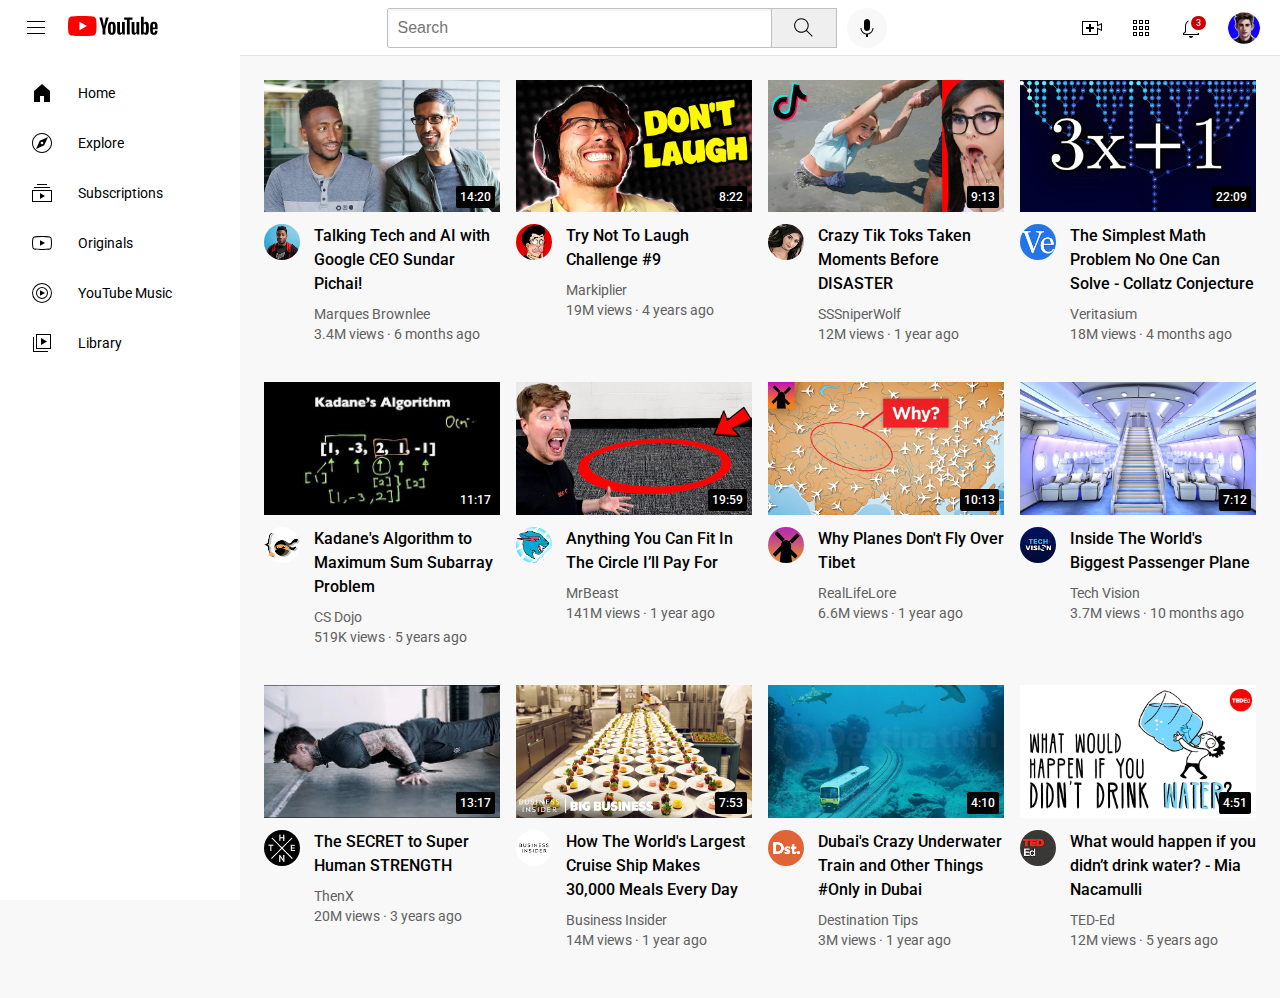
<file: index.html>
<!DOCTYPE html>
<!--This is a comment-->
<html>

<head>
  <title>YouTube.com Clone</title>

  <link rel="preconnect" href="https://fonts.googleapis.com">
  <link rel="preconnect" href="https://fonts.gstatic.com" crossorigin>
  <link href="https://fonts.googleapis.com/css2?family=Roboto:wght@400;500;700&display=swap" rel="stylesheet">
  <link rel="stylesheet" href="styles/general.css">
  <link rel="stylesheet" href="styles/header.css">
  <link rel="stylesheet" href="styles/video.css">
  <link rel="stylesheet" href="styles/sidebar.css">
</head>

<body>

  <header class="header">
    <div class="left-section">
      <img class="hamburger-menu" src="icons/hamburger-menu.svg">
      <img class="youtube-logo" src="icons/youtube-logo.svg">
    </div>

    <div class="middle-section">
      <input class="search-bar" type="text" placeholder="Search">
      <button class="search-button">
        <img class="search-icon" src="icons/search.svg">
        <div class="tooltip">Search</div>
      </button>
      <button class="voice-search-button"><img class="voice-search-icon" src="icons/voice-search-icon.svg">
        <div class="tooltip">Search with your voice</div>
      </button>
    </div>

    <div class="right-section">

      <div class="upload-icon-container">
        <img class="upload-icon" src="icons/upload.svg">
        <div class="tooltip">Create</div>
      </div>

      <div class="youtube-apps-container">
        <img class="youtube-apps-icon" src="icons/youtube-apps.svg">
        <div class="tooltip">YouTube apps</div>
      </div>

      <div class="notifications-icon-container">
        <img class="notifications-icon" src="icons/notifications.svg">
        <div class="notifications-count">3</div>
        <div class="tooltip">Notifications</div>
      </div>

      <img class="current-user-picture" src="channel-pictures/my-channel.jpg">
    </div>
  </header>

  <nav class="sidebar">
    <div class="sidebar-link">
      <img src="icons/home.svg">
      <div>Home</div>
    </div>
    <div class="sidebar-link">
      <img src="icons/explore.svg">
      <div>Explore</div>
    </div>
    <div class="sidebar-link">
      <img src="icons/subscriptions.svg">
      <div>Subscriptions</div>
    </div>
    <div class="sidebar-link">
      <img src="icons/originals.svg">
      <div>Originals</div>
    </div>
    <div class="sidebar-link">
      <img src="icons/youtube-music.svg">
      <div>YouTube Music</div>
    </div>
    <div class="sidebar-link">
      <img src="icons/library.svg">
      <div>Library</div>
    </div>
  </nav>

  <main>
    <section class="video-grid">
      <div class="video-preview">
        <div class="thumbnail-row">
          <a href="https://www.youtube.com/watch?v=n2RNcPRtAiY" target="_blank" class="video-title-link">
            <img class="thumbnail" src="thumbnails/thumbnail-1.webp">
            <div class="video-time">14:20</div>
          </a>
        </div>

        <div class="video-info-grid">
          <div class="channel-picture">
          <a href="https://www.youtube.com/@mkbhd" target="_blank">
            <img class="profile-picture" src="channel-pictures/channel-1.jpeg">
            <div class="thumbnail-tooltip">
              <div class="photo">
                <img class="fotka" src="channel-pictures/channel-1.jpeg">
              </div>
              <div class="right">
                <div class="name"> Marques Brownlee</div>
                <div class="subs">16.6M subscribers</div>
              </div>
            </div>
          </a>
          
         
          </div>
          <div class="video-info">
            <a href="https://www.youtube.com/watch?v=n2RNcPRtAiY" target="_blank" class="video-title-link">
              <p class="video-title">
                Talking Tech and AI with Google CEO Sundar Pichai!
              </p>
            </a>
            <p class="video-author">
              Marques Brownlee
            </p>
            <p class="video-stats">
              3.4M views &#183; 6 months ago
            </p>
          </div>
        </div>
      </div>

      <div class="video-preview">
        <div class="thumbnail-row">
          <a href="https://www.youtube.com/watch?v=mP0RAo9SKZk" target="_blank" class="video-title-link">
            <img class="thumbnail" src="thumbnails/thumbnail-2.webp">
          </a>
          <div class="video-time">8:22</div>
        </div>
        <div class="video-info-grid">
          <div class="channel-picture">
            <a href="https://www.youtube.com/@markiplier" target="_blank" class="video-title-link">
            <img class="profile-picture" src="channel-pictures/channel-2.jpeg">
            
            <div class="thumbnail-tooltip">
              <div class="photo">
                <img class="fotka" src="channel-pictures/channel-2.jpeg">
              </div>
              <div class="right">
                <div class="name"> Markiplier</div>
                <div class="subs">34.4M subscribers</div>
              </div>
            </div>

          </a>
          </div>
          <div class="video-info">
            <a href="https://www.youtube.com/watch?v=mP0RAo9SKZk" target="_blank" class="video-title-link">
              <p class="video-title">
                Try Not To Laugh Challenge #9
              </p>
            </a>
            <p class="video-author">
              Markiplier
            </p>
            <p class="video-stats">
              19M views &#183; 4 years ago
            </p>
          </div>
        </div>
      </div>

      <div class="video-preview">
        <div class="thumbnail-row">
          <a href="https://www.youtube.com/watch?v=FgjPQQeTh1w" target="_blank" class="video-title-link">
            <img class="thumbnail" src="thumbnails/thumbnail-3.webp">
          </a>
            <div class="video-time">9:13</div>
        </div>
        <div class="video-info-grid">
          <div class="channel-picture">
            <a href="https://www.youtube.com/@SSSniperWolf" target="_blank" class="video-title-link">
            <img class="profile-picture" src="channel-pictures/channel-3.jpeg">
            
            <div class="thumbnail-tooltip">
              <div class="photo">
                <img class="fotka" src="channel-pictures/channel-3.jpeg">
              </div>
              <div class="right">
                <div class="name"> SSSniperWolf</div>
                <div class="subs">33.3M subscribers</div>
              </div>
            </div>
            
          </a>
          </div>
          <div class="video-info">
            <a href="https://www.youtube.com/watch?v=FgjPQQeTh1w" target="_blank" class="video-title-link">
              <p class="video-title">
                Crazy Tik Toks Taken Moments Before DISASTER
              </p>
            </a>
            <p class="video-author">
              SSSniperWolf
            </p>
            <p class="video-stats">
              12M views &#183; 1 year ago
            </p>
          </div>
        </div>
      </div>

      <div class="video-preview">
        <div class="thumbnail-row">
          <a href="https://www.youtube.com/watch?v=094y1Z2wpJg" target="_blank" class="video-title-link">
            <img class="thumbnail" src="thumbnails/thumbnail-4.webp">
          </a>
            <div class="video-time">22:09</div>
        </div>
        <div class="video-info-grid">
          <div class="channel-picture">
            <a href="https://www.youtube.com/@Veritasium" target="_blank" class="video-title-link">
            <img class="profile-picture" src="channel-pictures/channel-4.jpeg">
            
            <div class="thumbnail-tooltip">
              <div class="photo">
                <img class="fotka" src="channel-pictures/channel-4.jpeg">
              </div>
              <div class="right">
                <div class="name"> Veritasium</div>
                <div class="subs">13.4M subscribers</div>
              </div>
            </div>
            
          </a>
          </div>
          <div class="video-info">
            <a href="https://www.youtube.com/watch?v=094y1Z2wpJg" target="_blank" class="video-title-link">
              <p class="video-title">
                The Simplest Math Problem No One Can Solve - Collatz Conjecture
              </p>
            </a>
            <p class="video-author">
              Veritasium
            </p>
            <p class="video-stats">
              18M views &#183; 4 months ago
            </p>
          </div>
        </div>
      </div>

      <div class="video-preview">
        <div class="thumbnail-row">
          <a href="https://www.youtube.com/watch?v=86CQq3pKSUw" target="_blank" class="video-title-link">
            <img class="thumbnail" src="thumbnails/thumbnail-5.webp">
          </a>
            <div class="video-time">11:17</div>
        </div>
        <div class="video-info-grid">
          <div class="channel-picture">
            <a href="https://www.youtube.com/@CSDojo" target="_blank" class="video-title-link">
            <img class="profile-picture" src="channel-pictures/channel-5.jpeg">
          
            <div class="thumbnail-tooltip">
              <div class="photo">
                <img class="fotka" src="channel-pictures/channel-5.jpeg">
              </div>
              <div class="right">
                <div class="name"> CS Dojo</div>
                <div class="subs">1.89M subscribers</div>
              </div>
            </div>
            
          </a>
          </div>
          <div class="video-info">
            <a href="https://www.youtube.com/watch?v=86CQq3pKSUw" target="_blank" class="video-title-link">
              <p class="video-title">
                Kadane's Algorithm to Maximum Sum Subarray Problem
              </p>
            </a>
            <p class="video-author">
              CS Dojo
            </p>
            <p class="video-stats">
              519K views &#183; 5 years ago
            </p>
          </div>
        </div>
      </div>

      <div class="video-preview">
        <div class="thumbnail-row">
          <a href="https://www.youtube.com/watch?v=yXWw0_UfSFg" target="_blank" class="video-title-link">
            <img class="thumbnail" src="thumbnails/thumbnail-6.webp">
          </a>
            <div class="video-time">19:59</div>
        </div>
        <div class="video-info-grid">
          <div class="channel-picture">
            <a href="https://www.youtube.com/@MrBeast" target="_blank" class="video-title-link">
            <img class="profile-picture" src="channel-pictures/channel-6.jpeg">
            
            <div class="thumbnail-tooltip">
              <div class="photo">
                <img class="fotka" src="channel-pictures/channel-6.jpeg">
              </div>
              <div class="right">
                <div class="name"> MrBeast</div>
                <div class="subs">132M subscribers</div>
              </div>
            </div>
            
          </a>
          </div>
          <div class="video-info">
            <a href="https://www.youtube.com/watch?v=yXWw0_UfSFg" target="_blank" class="video-title-link">
              <p class="video-title">
                Anything You Can Fit In The Circle I’ll Pay For
              </p>
            </a>
            <p class="video-author">
              MrBeast
            </p>
            <p class="video-stats">
              141M views &#183; 1 year ago
            </p>
          </div>
        </div>
      </div>

      <div class="video-preview">
        <div class="thumbnail-row">
          <a href="https://www.youtube.com/watch?v=fNVa1qMbF9Y" target="_blank" class="video-title-link">
          <img class="thumbnail" src="thumbnails/thumbnail-7.webp">
          </a>
          <div class="video-time">10:13</div>
        </div>
        <div class="video-info-grid">
          <div class="channel-picture">
            <a href="https://www.youtube.com/@RealLifeLore" target="_blank" class="video-title-link">
              <img class="profile-picture" src="channel-pictures/channel-7.jpeg">
              
              <div class="thumbnail-tooltip">
                <div class="photo">
                  <img class="fotka" src="channel-pictures/channel-7.jpeg">
                </div>
                <div class="right">
                  <div class="name"> RealLifeLore</div>
                  <div class="subs">6.58M subscribers</div>
                </div>
              </div>
              
            </a>
          </div>
          <div class="video-info">
            <p class="video-title">
              Why Planes Don't Fly Over Tibet
            </p>
            <p class="video-author">
              RealLifeLore
            </p>
            <p class="video-stats">
              6.6M views &#183; 1 year ago
            </p>
          </div>
        </div>
      </div>

      <div class="video-preview">
        <div class="thumbnail-row">
          <a href="https://www.youtube.com/watch?v=lFm4EM1juls" target="_blank" class="video-title-link">
            <img class="thumbnail" src="thumbnails/thumbnail-8.webp">
            </a>
          <div class="video-time">7:12</div>
        </div>
        <div class="video-info-grid">
          <div class="channel-picture">
            
            <a href="https://www.youtube.com/@adin" target="_blank" class="video-title-link">
              <img class="profile-picture" src="channel-pictures/channel-8.jpeg">
              
              <div class="thumbnail-tooltip">
                <div class="photo">
                  <img class="fotka" src="channel-pictures/channel-8.jpeg">
                </div>
                <div class="right">
                  <div class="name"> Tech Vision</div>
                  <div class="subs">800K subscribers</div>
                </div>
              </div>
              
            </a>

          </div>
          <div class="video-info">
            <p class="video-title">
              Inside The World's Biggest Passenger Plane
            </p>
            <p class="video-author">
              Tech Vision
            </p>
            <p class="video-stats">
              3.7M views &#183; 10 months ago
            </p>
          </div>
        </div>
      </div>

      <div class="video-preview">
        <div class="thumbnail-row">
          <a href="https://www.youtube.com/watch?v=ixmxOlcrlUc" target="_blank" class="video-title-link">
            <img class="thumbnail" src="thumbnails/thumbnail-9.webp">
            </a>
          <div class="video-time">13:17</div>
        </div>
        <div class="video-info-grid">
          <div class="channel-picture">
            
            <a href="https://www.youtube.com/@OFFICIALTHENXSTUDIOS" target="_blank" class="video-title-link">
              <img class="profile-picture" src="channel-pictures/channel-9.jpeg">
              
              <div class="thumbnail-tooltip">
                <div class="photo">
                  <img class="fotka" src="channel-pictures/channel-9.jpeg">
                </div>
                <div class="right">
                  <div class="name"> THENX</div>
                  <div class="subs">7.57M subscribers</div>
                </div>
              </div>
              
            </a>

          </div>
          <div class="video-info">
            <p class="video-title">
              The SECRET to Super Human STRENGTH
            </p>
            <p class="video-author">
              ThenX
            </p>
            <p class="video-stats">
              20M views &#183; 3 years ago
            </p>
          </div>
        </div>
      </div>

      <div class="video-preview">
        <div class="thumbnail-row">
          <a href="https://www.youtube.com/watch?v=R2vXbFp5C9o" target="_blank" class="video-title-link">
            <img class="thumbnail" src="thumbnails/thumbnail-10.webp">
          </a>
          <div class="video-time">7:53</div>
        </div>
        <div class="video-info-grid">
          <div class="channel-picture">
            
            <a href="https://www.youtube.com/@InsiderBusiness" target="_blank" class="video-title-link">
              <img class="profile-picture" src="channel-pictures/channel-10.jpeg">
              
              <div class="thumbnail-tooltip">
                <div class="photo">
                  <img class="fotka" src="channel-pictures/channel-10.jpeg">
                </div>
                <div class="right">
                  <div class="name"> Insider Business</div>
                  <div class="subs">7.4M subscribers</div>
                </div>
              </div>
              
            </a>

          </div>
          <div class="video-info">
            <p class="video-title">
              How The World's Largest Cruise Ship Makes 30,000 Meals Every Day
            </p>
            <p class="video-author">
              Business Insider
            </p>
            <p class="video-stats">
              14M views &#183; 1 year ago
            </p>
          </div>
        </div>
      </div>

      <div class="video-preview">
        <div class="thumbnail-row">
          <a href="https://www.youtube.com/watch?v=0nZuYyXET3s" target="_blank" class="video-title-link">
            <img class="thumbnail" src="thumbnails/thumbnail-11.webp">
          </a>
          <div class="video-time">4:10</div>
        </div>
        <div class="video-info-grid">
          <div class="channel-picture">
            
            <a href="https://www.youtube.com/@Destinationtips" target="_blank" class="video-title-link">
              <img class="profile-picture" src="channel-pictures/channel-11.jpeg">
              
              <div class="thumbnail-tooltip">
                <div class="photo">
                  <img class="fotka" src="channel-pictures/channel-11.jpeg">
                </div>
                <div class="right">
                  <div class="name"> Destination Tips</div>
                  <div class="subs">280K subscribers</div>
                </div>
              </div>
              
            </a>

          </div>
          <div class="video-info">
            <p class="video-title">
              Dubai's Crazy Underwater Train and Other Things #Only in Dubai
            </p>
            <p class="video-author">
              Destination Tips
            </p>
            <p class="video-stats">
              3M views &#183; 1 year ago
            </p>
          </div>
        </div>
      </div>

      <div class="video-preview">
        <div class="thumbnail-row">
          <a href="https://www.youtube.com/watch?v=9iMGFqMmUFs" target="_blank" class="video-title-link">
            <img class="thumbnail" src="thumbnails/thumbnail-12.webp">
          </a>
          <div class="video-time">4:51</div>
        </div>
        <div class="video-info-grid">
          <div class="channel-picture">
            
            <a href="https://www.youtube.com/@TEDEd" target="_blank" class="video-title-link">
              <img class="profile-picture" src="channel-pictures/channel-12.jpeg">
              
              <div class="thumbnail-tooltip">
                <div class="photo">
                  <img class="fotka" src="channel-pictures/channel-12.jpeg">
                </div>
                <div class="right">
                  <div class="name"> TED-Ed</div>
                  <div class="subs">18.2M subscribers</div>
                </div>
              </div>
              
            </a>

          </div>
          <div class="video-info">
            <p class="video-title">
              What would happen if you didn’t drink water? - Mia Nacamulli
            </p>
            <p class="video-author">
              TED-Ed
            </p>
            <p class="video-stats">
              12M views &#183; 5 years ago
            </p>
          </div>
        </div>
      </div>
    </section>
  </main>

</body>

</html>
</file>
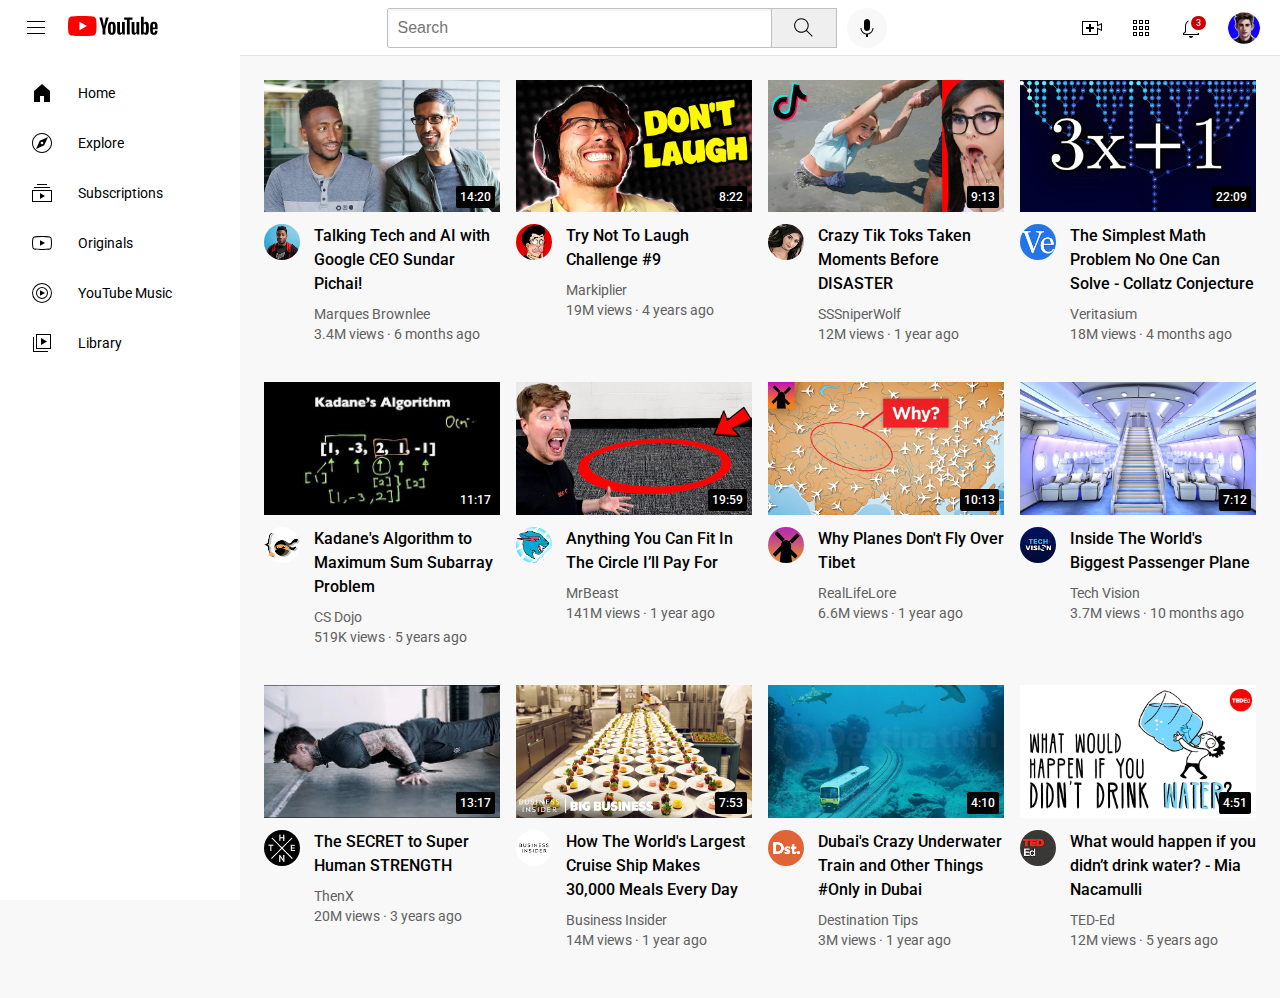
<file: youtube.html>
<!DOCTYPE html>
<!--This is a comment-->
<html>

<head>
  <title>YouTube.com Clone</title>

  <link rel="preconnect" href="https://fonts.googleapis.com">
  <link rel="preconnect" href="https://fonts.gstatic.com" crossorigin>
  <link href="https://fonts.googleapis.com/css2?family=Roboto:wght@400;500;700&display=swap" rel="stylesheet">
  <link rel="stylesheet" href="styles/general.css">
  <link rel="stylesheet" href="styles/header.css">
  <link rel="stylesheet" href="styles/video.css">
  <link rel="stylesheet" href="styles/sidebar.css">
</head>

<body>

  <header class="header">
    <div class="left-section">
      <img class="hamburger-menu" src="icons/hamburger-menu.svg">
      <img class="youtube-logo" src="icons/youtube-logo.svg">
    </div>

    <div class="middle-section">
      <input class="search-bar" type="text" placeholder="Search">
      <button class="search-button">
        <img class="search-icon" src="icons/search.svg">
        <div class="tooltip">Search</div>
      </button>
      <button class="voice-search-button"><img class="voice-search-icon" src="icons/voice-search-icon.svg">
        <div class="tooltip">Search with your voice</div>
      </button>
    </div>

    <div class="right-section">

      <div class="upload-icon-container">
        <img class="upload-icon" src="icons/upload.svg">
        <div class="tooltip">Create</div>
      </div>

      <div class="youtube-apps-container">
        <img class="youtube-apps-icon" src="icons/youtube-apps.svg">
        <div class="tooltip">YouTube apps</div>
      </div>

      <div class="notifications-icon-container">
        <img class="notifications-icon" src="icons/notifications.svg">
        <div class="notifications-count">3</div>
        <div class="tooltip">Notifications</div>
      </div>

      <img class="current-user-picture" src="channel-pictures/my-channel.jpg">
    </div>
  </header>

  <nav class="sidebar">
    <div class="sidebar-link">
      <img src="icons/home.svg">
      <div>Home</div>
    </div>
    <div class="sidebar-link">
      <img src="icons/explore.svg">
      <div>Explore</div>
    </div>
    <div class="sidebar-link">
      <img src="icons/subscriptions.svg">
      <div>Subscriptions</div>
    </div>
    <div class="sidebar-link">
      <img src="icons/originals.svg">
      <div>Originals</div>
    </div>
    <div class="sidebar-link">
      <img src="icons/youtube-music.svg">
      <div>YouTube Music</div>
    </div>
    <div class="sidebar-link">
      <img src="icons/library.svg">
      <div>Library</div>
    </div>
  </nav>

  <main>
    <section class="video-grid">
      <div class="video-preview">
        <div class="thumbnail-row">
          <a href="https://www.youtube.com/watch?v=n2RNcPRtAiY" target="_blank" class="video-title-link">
            <img class="thumbnail" src="thumbnails/thumbnail-1.webp">
            <div class="video-time">14:20</div>
          </a>
        </div>

        <div class="video-info-grid">
          <div class="channel-picture">
          <a href="https://www.youtube.com/@mkbhd" target="_blank">
            <img class="profile-picture" src="channel-pictures/channel-1.jpeg">
            <div class="thumbnail-tooltip">
              <div class="photo">
                <img class="fotka" src="channel-pictures/channel-1.jpeg">
              </div>
              <div class="right">
                <div class="name"> Marques Brownlee</div>
                <div class="subs">16.6M subscribers</div>
              </div>
            </div>
          </a>
          
         
          </div>
          <div class="video-info">
            <a href="https://www.youtube.com/watch?v=n2RNcPRtAiY" target="_blank" class="video-title-link">
              <p class="video-title">
                Talking Tech and AI with Google CEO Sundar Pichai!
              </p>
            </a>
            <p class="video-author">
              Marques Brownlee
            </p>
            <p class="video-stats">
              3.4M views &#183; 6 months ago
            </p>
          </div>
        </div>
      </div>

      <div class="video-preview">
        <div class="thumbnail-row">
          <a href="https://www.youtube.com/watch?v=mP0RAo9SKZk" target="_blank" class="video-title-link">
            <img class="thumbnail" src="thumbnails/thumbnail-2.webp">
          </a>
          <div class="video-time">8:22</div>
        </div>
        <div class="video-info-grid">
          <div class="channel-picture">
            <a href="https://www.youtube.com/@markiplier" target="_blank" class="video-title-link">
            <img class="profile-picture" src="channel-pictures/channel-2.jpeg">
            
            <div class="thumbnail-tooltip">
              <div class="photo">
                <img class="fotka" src="channel-pictures/channel-2.jpeg">
              </div>
              <div class="right">
                <div class="name"> Markiplier</div>
                <div class="subs">34.4M subscribers</div>
              </div>
            </div>

          </a>
          </div>
          <div class="video-info">
            <a href="https://www.youtube.com/watch?v=mP0RAo9SKZk" target="_blank" class="video-title-link">
              <p class="video-title">
                Try Not To Laugh Challenge #9
              </p>
            </a>
            <p class="video-author">
              Markiplier
            </p>
            <p class="video-stats">
              19M views &#183; 4 years ago
            </p>
          </div>
        </div>
      </div>

      <div class="video-preview">
        <div class="thumbnail-row">
          <a href="https://www.youtube.com/watch?v=FgjPQQeTh1w" target="_blank" class="video-title-link">
            <img class="thumbnail" src="thumbnails/thumbnail-3.webp">
          </a>
            <div class="video-time">9:13</div>
        </div>
        <div class="video-info-grid">
          <div class="channel-picture">
            <a href="https://www.youtube.com/@SSSniperWolf" target="_blank" class="video-title-link">
            <img class="profile-picture" src="channel-pictures/channel-3.jpeg">
            
            <div class="thumbnail-tooltip">
              <div class="photo">
                <img class="fotka" src="channel-pictures/channel-3.jpeg">
              </div>
              <div class="right">
                <div class="name"> SSSniperWolf</div>
                <div class="subs">33.3M subscribers</div>
              </div>
            </div>
            
          </a>
          </div>
          <div class="video-info">
            <a href="https://www.youtube.com/watch?v=FgjPQQeTh1w" target="_blank" class="video-title-link">
              <p class="video-title">
                Crazy Tik Toks Taken Moments Before DISASTER
              </p>
            </a>
            <p class="video-author">
              SSSniperWolf
            </p>
            <p class="video-stats">
              12M views &#183; 1 year ago
            </p>
          </div>
        </div>
      </div>

      <div class="video-preview">
        <div class="thumbnail-row">
          <a href="https://www.youtube.com/watch?v=094y1Z2wpJg" target="_blank" class="video-title-link">
            <img class="thumbnail" src="thumbnails/thumbnail-4.webp">
          </a>
            <div class="video-time">22:09</div>
        </div>
        <div class="video-info-grid">
          <div class="channel-picture">
            <a href="https://www.youtube.com/@Veritasium" target="_blank" class="video-title-link">
            <img class="profile-picture" src="channel-pictures/channel-4.jpeg">
            
            <div class="thumbnail-tooltip">
              <div class="photo">
                <img class="fotka" src="channel-pictures/channel-4.jpeg">
              </div>
              <div class="right">
                <div class="name"> Veritasium</div>
                <div class="subs">13.4M subscribers</div>
              </div>
            </div>
            
          </a>
          </div>
          <div class="video-info">
            <a href="https://www.youtube.com/watch?v=094y1Z2wpJg" target="_blank" class="video-title-link">
              <p class="video-title">
                The Simplest Math Problem No One Can Solve - Collatz Conjecture
              </p>
            </a>
            <p class="video-author">
              Veritasium
            </p>
            <p class="video-stats">
              18M views &#183; 4 months ago
            </p>
          </div>
        </div>
      </div>

      <div class="video-preview">
        <div class="thumbnail-row">
          <a href="https://www.youtube.com/watch?v=86CQq3pKSUw" target="_blank" class="video-title-link">
            <img class="thumbnail" src="thumbnails/thumbnail-5.webp">
          </a>
            <div class="video-time">11:17</div>
        </div>
        <div class="video-info-grid">
          <div class="channel-picture">
            <a href="https://www.youtube.com/@CSDojo" target="_blank" class="video-title-link">
            <img class="profile-picture" src="channel-pictures/channel-5.jpeg">
          
            <div class="thumbnail-tooltip">
              <div class="photo">
                <img class="fotka" src="channel-pictures/channel-5.jpeg">
              </div>
              <div class="right">
                <div class="name"> CS Dojo</div>
                <div class="subs">1.89M subscribers</div>
              </div>
            </div>
            
          </a>
          </div>
          <div class="video-info">
            <a href="https://www.youtube.com/watch?v=86CQq3pKSUw" target="_blank" class="video-title-link">
              <p class="video-title">
                Kadane's Algorithm to Maximum Sum Subarray Problem
              </p>
            </a>
            <p class="video-author">
              CS Dojo
            </p>
            <p class="video-stats">
              519K views &#183; 5 years ago
            </p>
          </div>
        </div>
      </div>

      <div class="video-preview">
        <div class="thumbnail-row">
          <a href="https://www.youtube.com/watch?v=yXWw0_UfSFg" target="_blank" class="video-title-link">
            <img class="thumbnail" src="thumbnails/thumbnail-6.webp">
          </a>
            <div class="video-time">19:59</div>
        </div>
        <div class="video-info-grid">
          <div class="channel-picture">
            <a href="https://www.youtube.com/@MrBeast" target="_blank" class="video-title-link">
            <img class="profile-picture" src="channel-pictures/channel-6.jpeg">
            
            <div class="thumbnail-tooltip">
              <div class="photo">
                <img class="fotka" src="channel-pictures/channel-6.jpeg">
              </div>
              <div class="right">
                <div class="name"> MrBeast</div>
                <div class="subs">132M subscribers</div>
              </div>
            </div>
            
          </a>
          </div>
          <div class="video-info">
            <a href="https://www.youtube.com/watch?v=yXWw0_UfSFg" target="_blank" class="video-title-link">
              <p class="video-title">
                Anything You Can Fit In The Circle I’ll Pay For
              </p>
            </a>
            <p class="video-author">
              MrBeast
            </p>
            <p class="video-stats">
              141M views &#183; 1 year ago
            </p>
          </div>
        </div>
      </div>

      <div class="video-preview">
        <div class="thumbnail-row">
          <a href="https://www.youtube.com/watch?v=fNVa1qMbF9Y" target="_blank" class="video-title-link">
          <img class="thumbnail" src="thumbnails/thumbnail-7.webp">
          </a>
          <div class="video-time">10:13</div>
        </div>
        <div class="video-info-grid">
          <div class="channel-picture">
            <a href="https://www.youtube.com/@RealLifeLore" target="_blank" class="video-title-link">
              <img class="profile-picture" src="channel-pictures/channel-7.jpeg">
              
              <div class="thumbnail-tooltip">
                <div class="photo">
                  <img class="fotka" src="channel-pictures/channel-7.jpeg">
                </div>
                <div class="right">
                  <div class="name"> RealLifeLore</div>
                  <div class="subs">6.58M subscribers</div>
                </div>
              </div>
              
            </a>
          </div>
          <div class="video-info">
            <p class="video-title">
              Why Planes Don't Fly Over Tibet
            </p>
            <p class="video-author">
              RealLifeLore
            </p>
            <p class="video-stats">
              6.6M views &#183; 1 year ago
            </p>
          </div>
        </div>
      </div>

      <div class="video-preview">
        <div class="thumbnail-row">
          <a href="https://www.youtube.com/watch?v=lFm4EM1juls" target="_blank" class="video-title-link">
            <img class="thumbnail" src="thumbnails/thumbnail-8.webp">
            </a>
          <div class="video-time">7:12</div>
        </div>
        <div class="video-info-grid">
          <div class="channel-picture">
            
            <a href="https://www.youtube.com/@adin" target="_blank" class="video-title-link">
              <img class="profile-picture" src="channel-pictures/channel-8.jpeg">
              
              <div class="thumbnail-tooltip">
                <div class="photo">
                  <img class="fotka" src="channel-pictures/channel-8.jpeg">
                </div>
                <div class="right">
                  <div class="name"> Tech Vision</div>
                  <div class="subs">800K subscribers</div>
                </div>
              </div>
              
            </a>

          </div>
          <div class="video-info">
            <p class="video-title">
              Inside The World's Biggest Passenger Plane
            </p>
            <p class="video-author">
              Tech Vision
            </p>
            <p class="video-stats">
              3.7M views &#183; 10 months ago
            </p>
          </div>
        </div>
      </div>

      <div class="video-preview">
        <div class="thumbnail-row">
          <a href="https://www.youtube.com/watch?v=ixmxOlcrlUc" target="_blank" class="video-title-link">
            <img class="thumbnail" src="thumbnails/thumbnail-9.webp">
            </a>
          <div class="video-time">13:17</div>
        </div>
        <div class="video-info-grid">
          <div class="channel-picture">
            
            <a href="https://www.youtube.com/@OFFICIALTHENXSTUDIOS" target="_blank" class="video-title-link">
              <img class="profile-picture" src="channel-pictures/channel-9.jpeg">
              
              <div class="thumbnail-tooltip">
                <div class="photo">
                  <img class="fotka" src="channel-pictures/channel-9.jpeg">
                </div>
                <div class="right">
                  <div class="name"> THENX</div>
                  <div class="subs">7.57M subscribers</div>
                </div>
              </div>
              
            </a>

          </div>
          <div class="video-info">
            <p class="video-title">
              The SECRET to Super Human STRENGTH
            </p>
            <p class="video-author">
              ThenX
            </p>
            <p class="video-stats">
              20M views &#183; 3 years ago
            </p>
          </div>
        </div>
      </div>

      <div class="video-preview">
        <div class="thumbnail-row">
          <a href="https://www.youtube.com/watch?v=R2vXbFp5C9o" target="_blank" class="video-title-link">
            <img class="thumbnail" src="thumbnails/thumbnail-10.webp">
          </a>
          <div class="video-time">7:53</div>
        </div>
        <div class="video-info-grid">
          <div class="channel-picture">
            
            <a href="https://www.youtube.com/@InsiderBusiness" target="_blank" class="video-title-link">
              <img class="profile-picture" src="channel-pictures/channel-10.jpeg">
              
              <div class="thumbnail-tooltip">
                <div class="photo">
                  <img class="fotka" src="channel-pictures/channel-10.jpeg">
                </div>
                <div class="right">
                  <div class="name"> Insider Business</div>
                  <div class="subs">7.4M subscribers</div>
                </div>
              </div>
              
            </a>

          </div>
          <div class="video-info">
            <p class="video-title">
              How The World's Largest Cruise Ship Makes 30,000 Meals Every Day
            </p>
            <p class="video-author">
              Business Insider
            </p>
            <p class="video-stats">
              14M views &#183; 1 year ago
            </p>
          </div>
        </div>
      </div>

      <div class="video-preview">
        <div class="thumbnail-row">
          <a href="https://www.youtube.com/watch?v=0nZuYyXET3s" target="_blank" class="video-title-link">
            <img class="thumbnail" src="thumbnails/thumbnail-11.webp">
          </a>
          <div class="video-time">4:10</div>
        </div>
        <div class="video-info-grid">
          <div class="channel-picture">
            
            <a href="https://www.youtube.com/@Destinationtips" target="_blank" class="video-title-link">
              <img class="profile-picture" src="channel-pictures/channel-11.jpeg">
              
              <div class="thumbnail-tooltip">
                <div class="photo">
                  <img class="fotka" src="channel-pictures/channel-11.jpeg">
                </div>
                <div class="right">
                  <div class="name"> Destination Tips</div>
                  <div class="subs">280K subscribers</div>
                </div>
              </div>
              
            </a>

          </div>
          <div class="video-info">
            <p class="video-title">
              Dubai's Crazy Underwater Train and Other Things #Only in Dubai
            </p>
            <p class="video-author">
              Destination Tips
            </p>
            <p class="video-stats">
              3M views &#183; 1 year ago
            </p>
          </div>
        </div>
      </div>

      <div class="video-preview">
        <div class="thumbnail-row">
          <a href="https://www.youtube.com/watch?v=9iMGFqMmUFs" target="_blank" class="video-title-link">
            <img class="thumbnail" src="thumbnails/thumbnail-12.webp">
          </a>
          <div class="video-time">4:51</div>
        </div>
        <div class="video-info-grid">
          <div class="channel-picture">
            
            <a href="https://www.youtube.com/@TEDEd" target="_blank" class="video-title-link">
              <img class="profile-picture" src="channel-pictures/channel-12.jpeg">
              
              <div class="thumbnail-tooltip">
                <div class="photo">
                  <img class="fotka" src="channel-pictures/channel-12.jpeg">
                </div>
                <div class="right">
                  <div class="name"> TED-Ed</div>
                  <div class="subs">18.2M subscribers</div>
                </div>
              </div>
              
            </a>

          </div>
          <div class="video-info">
            <p class="video-title">
              What would happen if you didn’t drink water? - Mia Nacamulli
            </p>
            <p class="video-author">
              TED-Ed
            </p>
            <p class="video-stats">
              12M views &#183; 5 years ago
            </p>
          </div>
        </div>
      </div>
    </section>
  </main>

</body>

</html>
</file>
<file: styles/general.css>
/* This is a comment */ 
p {
    margin-top: 0;
    margin-bottom: 0;
  }

body{
    margin: 0;
    font-family: Roboto, Arial;
    padding: 80px 24px 50px 96px;
    background-color: rgb(248, 248, 248);
}
</file>
<file: styles/header.css>
/* This is a comment */ 
.header{
    height: 55px;
    
    display: flex;
    flex-direction: row;
    justify-content: space-between;
    
    position: fixed;
    top: 0;
    left: 0;
    right: 0;
    background-color: white;
    z-index: 100;

    border-color: white;
    border-bottom-width: 1px;
    border-bottom-style: solid;
    border-bottom-color: rgb(228, 228, 228);
}

.left-section{
    display: flex;
    align-self: center;
    
}

.hamburger-menu{
    margin-left: 24px;
    margin-right: 20px;
    height: 24px;
}

.hamburger-menu:hover{
    opacity: 0.6;
    transition: 0.15s;
}

.hamburger-menu:active{
    opacity: 0.4;
    transition: 0.15s;
}

.youtube-logo{
    height: 20px;
}

.youtube-logo:hover{
    opacity: 0.8;
    transition: 0.15s;
}

.youtube-logo:active{
    opacity: 0.7;
    transition: 0.15s;
}

.middle-section{
    flex: 1;
    margin-left: 70px;
    margin-right: 35px;
    max-width: 500px;
    display: flex;
    align-items: center;
    flex-direction: row;
}

.search-bar{
    flex: 1;
    width: 0;
    height: 36px;
    padding-left: 10px;
    font-size: 16px;
    border:1px solid rgb(192, 192, 192);
    border-radius: 2px;
    box-shadow: inset 1px 2px 3px rgba(0,0,0,0.05);
}  

.search-bar::placeholder{
    font-size: 16px;
}

.search-button{
  height: 40px;
  width: 66px;
  background-image: rgb(240,240,240);
  border-width: 1px;
  border-style: solid;
  border-color: rgb(192,192,192);
  margin-left: -1px;
  margin-right: 10px;
  position: relative;
}

.search-button, .voice-search-button, .upload-icon-container, .youtube-apps-container, .notifications-icon-container{
    position: relative;
    display: flex;
    justify-content: center;
    align-items: center;
}

.search-button:hover, .voice-search-button:hover, .upload-icon-container:hover, .youtube-apps-container:hover, .notifications-icon-container:hover{
    opacity: 0.8;
    transition: 0.15s;
}

.search-button:active, .voice-search-button:active, .upload-icon-container:active, .youtube-apps-container:active, .notifications-icon-container:active{
    opacity: 0.6;
    transition: 0.15s;
}

.search-button .tooltip, .voice-search-button .tooltip, .upload-icon-container .tooltip, .notifications-icon-container .tooltip,
.youtube-apps-container .tooltip{
    position: absolute;
    background-color: gray;
    color: white;
    padding: 8px 8px 8px 8px;
    border-radius: 2px;

    font-size: 12px;
    bottom: -30px;
    opacity: 0;
    transition: opacity 0.15s;
    pointer-events: none;
    white-space: nowrap;

}

.search-button:hover .tooltip, .voice-search-button:hover .tooltip, .upload-icon-container:hover .tooltip,
.youtube-apps-container:hover .tooltip, .notifications-icon-container:hover .tooltip{
    opacity: 1;
}

.search-icon{
    height: 25px;
}

.voice-search-button{
    height: 40px;
    width: 40px;
    border-radius: 20px;
    border: none;
    background-color: rgb(248, 248, 248);
}

.voice-search-icon{
    height:24px;
    
}

.right-section{
    width: 180px;
    display: flex;
    align-items: center;
    justify-content: space-between;
    margin-right: 20px;
    flex-shrink: 0;
}

.upload-icon{
    height: 24px;
}

.youtube-apps-icon{
    height: 24px;
}

.notifications-icon{
    height: 24px;
}

.notifications-count{
    position: absolute;
    top: -3px;
    right: -6.5px;
    background-color: rgb(200, 0, 0);
    color: white;
    border-radius: 10px;
    border-color: white;
    border-width: 1px;
    border: solid;
    font-size: 9px;
    padding:2px 5px 2px 5px;
}

.current-user-picture{
    height: 32px;
    border-radius: 16px;
}

.current-user-picture:hover{
    opacity: 0.9;
    transition: 0.15s;
}

.current-user-picture:active{
    opacity: 0.7;
    transition: 0.15s;
}
</file>
<file: styles/video.css>
/* This is a comment */ 
  .thumbnail {
    width: 100%;

  }

  .thumbnail-row {
    margin-bottom: 8px;
    position: relative;
  }

  .video-time{
    position: absolute;
    background-color: black;
    font-size: 12px;
    font-weight: 500;
    padding: 4px;
    color: white;
    bottom: 8px;
    right: 5px;
    border-radius: 2px;
  }

  .video-title {
    margin-top: 0;
    font-size: 14px;
    font-weight: 500;
    line-height: 20px;
    margin-bottom: 10px;
  }

  .video-info-grid {
    display: grid;
    grid-template-columns: 50px 1fr;
  }

  .profile-picture {
    width: 36px;
    border-radius: 50px;
  }

  .video-author,
  .video-stats {
    font-size: 12px;
    color: rgb(96, 96, 96);
  }

  .video-author {
    margin-bottom: 4px;
  }

  .video-grid {
    display: grid;
    grid-template-columns: 1fr 1fr 1fr;
    column-gap: 16px;
    row-gap: 40px;
  }

  @media (max-width: 750px){
    .video-grid{
      grid-template-columns: 1fr 1fr;
    }
  }

  @media (min-width: 751px) and (max-width: 999px){
    .video-grid{
      grid-template-columns: 1fr 1fr 1fr;
  }
}

  @media (min-width: 1000px){
    .video-grid{
      grid-template-columns: 1fr 1fr 1fr 1fr;
    }
    .video-title{
      font-size: 16px;
      line-height: 24px;
    }
    .video-author, .video-stats{
      font-size: 14px;
    }
  }



.video-title-link {
  text-decoration: none;
  color: black;
}

.channel-picture{
  position: relative;
}

.channel-picture .thumbnail-tooltip{
  opacity: 0;
  position: absolute;
  background-color: white;
  display: flex;
  flex-direction: row;
  padding: 10px;
  box-shadow: 2px 0px 10px rgba(0, 0, 0, 0.3);
  width: 200px;
  justify-content: center;
  align-items: center;
  border-radius: 8px;
  transition: opacity 0.15s;
  white-space: nowrap;
}

.channel-picture:hover .thumbnail-tooltip{
  opacity: 1;
}

.fotka{
  height: 55px;
  width: 55px;
  border-radius: 27.5px;
  margin-right: 5px;

}

.name{
  font-weight: bold;
  margin-bottom: 3px;
}

.subs{
  font-size: 14px;
  color: gray;
}
</file>
<file: styles/sidebar.css>
/* This is a comment */ 

@media (max-width: 1200px){
    .sidebar{
        position: fixed;
        left: 0;
        bottom: 0;
        top: 55px;
        background-color: white;
        width: 72px;
        z-index: 200;
        padding-top: 5px;
    }

    .sidebar-link{
        height: 74px;
        display: flex;
        justify-content: center;
        align-items: center;
        flex-direction: column;
        cursor: pointer;
    }


    .sidebar-link:hover{
        background-color: rgb(235, 235, 235);
        transition: 0.15s;
    }

    .sidebar-link:active{
        opacity: 0.8;
        transition: 0.15s;
    }


    .sidebar-link img{
        height: 24px;
        margin-bottom: 5px;

    }

    .sidebar-link div{
        font-size: 10px;
    }

}

@media (min-width: 1200.1px){
    .sidebar{
        position: fixed;
        left: 0;
        bottom: 0;
        top: 55px;
        background-color: white;
        width: 240px;
        z-index: 200;
        padding-top: 13px;
    }

    .sidebar-link{
        height: 50px;
        display: flex;
        flex-direction: row;
        align-items: center;
        cursor: pointer;
        padding-left: 30px;
    }

    .sidebar-link:hover{
        background-color: rgb(235, 235, 235);
        transition: 0.15s;
    }

    .sidebar-link:active{
        opacity: 0.8;
        transition: 0.15s;
    }


    .sidebar-link img{
        height: 24px;
        margin-right: 24px;

    }

    .sidebar-link div{
        font-size: 14px;
        font-family: Roboto, Arial;
    }

    body{
        padding-left: 264px;
    }
}
</file>
